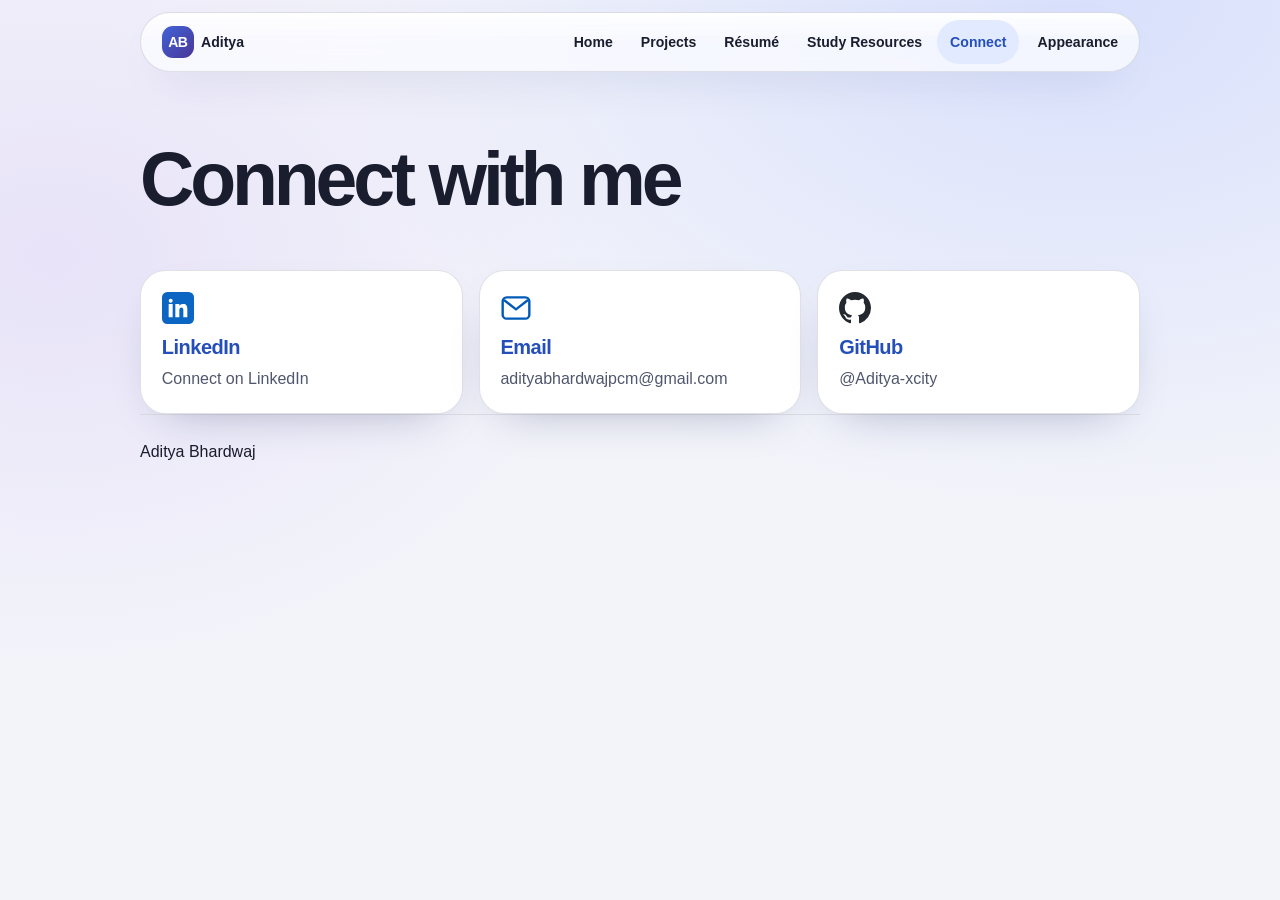
<file: connect.html>
<!doctype html>
<html lang="en"><head><meta charset="utf-8"><meta name="viewport" content="width=device-width, initial-scale=1, viewport-fit=cover">
<title>Connect · Aditya Bhardwaj</title><meta name="description" content="Connect with Aditya Bhardwaj on LinkedIn, by email, or on GitHub.">
<meta property="og:type" content="website"><meta property="og:title" content="Connect · Aditya Bhardwaj"><meta property="og:description" content="Connect with Aditya Bhardwaj on LinkedIn, by email, or on GitHub.">
<link rel="icon" href="[data-uri]"><script src="/appearance.js"></script><style>:root { color-scheme: light; font-family: -apple-system, BlinkMacSystemFont, "Segoe UI", sans-serif; color: #1d1d1f; background: #f5f5f7; line-height: 1.6; }
* { box-sizing: border-box; }
body { margin: 0; }
header { position: sticky; top: 0; z-index: 2; background: #fff; border-bottom: 1px solid #e5e5ea; }
nav, main, footer { width: min(100% - 2rem, 1000px); margin-inline: auto; }
nav { display: flex; flex-wrap: wrap; align-items: center; column-gap: clamp(.7rem, 3vw, 1.6rem); padding-block: .45rem; }
nav a { color: #1d1d1f; text-decoration: none; padding-block: .25rem; }
nav a:hover { text-decoration: underline; }
.brand { font-weight: 750; margin-right: auto; }
a { color: #005bb8; text-underline-offset: .18em; }
:focus-visible { outline: 3px solid #005bb8; outline-offset: 3px; border-radius: 3px; }
section { margin-block: 3.5rem; scroll-margin-top: 7rem; }
.hero { margin-block: 4rem 3rem; max-width: 680px; }
h1, h2, h3 { line-height: 1.15; margin: 0 0 .65rem; letter-spacing: -.025em; }
h1 { font-size: clamp(2.6rem, 7vw, 4.7rem); }
h2 { font-size: clamp(1.55rem, 4vw, 2rem); }
h3 { font-size: 1.2rem; }
p { margin: 0 0 .85rem; }
p:last-child { margin-bottom: 0; }
.intro { font-size: clamp(1.2rem, 3vw, 1.55rem); }
.muted, .eyebrow, figcaption { color: #606067; }
.eyebrow { font-size: .8rem; font-weight: 650; letter-spacing: .035em; }
.grid { display: grid; grid-template-columns: repeat(auto-fit, minmax(min(100%, 17rem), 1fr)); gap: 1rem; }
.card { padding: 1.3rem; background: #fff; border: 1px solid #e5e5ea; border-radius: .9rem; box-shadow: 0 2px 5px #1d1d1f07; }
.grid .card { display: flex; flex-direction: column; align-items: flex-start; }
.grid .actions { margin-top: auto; }
.actions, .filters { display: flex; flex-wrap: wrap; gap: .35rem 1rem; }
.filters { margin: 1rem 0; gap: .5rem; }
button { font: inherit; color: inherit; background: white; border: 1px solid #888891; border-radius: 1.2rem; padding: .28rem .8rem; cursor: pointer; }
button[aria-pressed=true] { background: #005bb8; border-color: #005bb8; color: white; }
[hidden] { display: none !important; }
.subhead, .detail h2:not(:first-child) { margin-top: 1.4rem; }
.detail { max-width: 720px; }
.back { margin-top: 1.5rem; }
.back + .hero { margin-top: 1.6rem; }
figure { margin: 1.5rem 0; }
img { display: block; max-width: min(100%, 270px); height: auto; border-radius: .65rem; }
footer { border-top: 1px solid #dedee4; padding-block: 1.5rem; }
.sr, .skip:not(:focus) { position: absolute; width: 1px; height: 1px; clip-path: inset(50%); overflow: hidden; white-space: nowrap; }
.skip:focus { position: fixed; top: .4rem; left: .4rem; z-index: 3; padding: .55rem; background: white; }
@media (max-width: 430px) { .brand { width: 100%; } .hero { margin-top: 2.5rem; } }
@media (prefers-reduced-motion: reduce) { *, *::before, *::after { scroll-behavior: auto !important; } }
.download { display:inline-block; background:#005bb8; color:white; padding:.5rem .9rem; border-radius:.5rem; }
.contact-card { display:flex; flex-direction:column; gap:.45rem; text-decoration:none; } .contact-card:hover h2 { text-decoration:underline; } .contact-card h2 { font-size:1.25rem; margin:0; } .contact-card span { overflow-wrap:anywhere; } .contact-card svg { width:32px; height:32px; margin-bottom:.3rem; }

.theme-toggle { margin-left:auto; }
:root[data-theme="dark"] { color-scheme:dark; background:#0d1117; color:#e1e8f0; }
[data-theme="dark"] header { background:#0d1117; border-color:#30363d; }
[data-theme="dark"] nav a { color:#e1e8f0; }
[data-theme="dark"] .card, [data-theme="dark"] .skip:focus { background:#21252b; border-color:#30363d; box-shadow:none; }
[data-theme="dark"] footer { border-color:#30363d; }
[data-theme="dark"] a, [data-theme="dark"] summary { color:#91baff; }
[data-theme="dark"] .muted, [data-theme="dark"] .eyebrow, [data-theme="dark"] figcaption { color:#a6afb9; }
[data-theme="dark"] button { background:#292d33; border-color:#515963; }
[data-theme="dark"] button[aria-pressed="true"] { background:#081c3a; border-color:#669ce4; color:#e1e8f0; }
[data-theme="dark"] .download { background:#081c3a; border:1px solid #669ce4; }
[data-theme="dark"] :focus-visible { outline-color:#91baff; }
[data-theme="dark"] .contact-card svg[fill="#24292f"] { fill:#e1e8f0; }
[data-theme="dark"] .contact-card svg[stroke="#005bb8"] { stroke:#91baff; }

nav a[aria-current] { background:#e8f1ff; color:#004c99; border-radius:.45rem; box-shadow:0 0 0 .28rem #e8f1ff; }
[data-theme="dark"] nav a[aria-current] { background:#081c3a; color:#b4d1ff; box-shadow:0 0 0 .28rem #081c3a; }
</style>
<link rel="stylesheet" href="/portfolio.css">
<script src="/portfolio.js" defer></script></head>
<body><a class="skip" href="#main">Skip to content</a>
<header class="site-header"><nav aria-label="Main navigation"><a class="brand" href="/"><span class="brand-mark" aria-hidden="true">AB</span> Aditya</a><a href="/">Home</a><a href="/projects.html">Projects</a><a href="/#resume">Résumé</a><a href="https://aditya-xcity.github.io/portfolio-resource-hub/">Study Resources</a><a href="/connect.html" aria-current="page">Connect</a><button class="theme-toggle" type="button" aria-haspopup="dialog" hidden>Appearance</button></nav></header>
<div class="compact-title" aria-hidden="true">Connect</div>
<main id="main"><section class="hero"><h1>Connect with me</h1></section><div class="grid"><a class="card contact-card" href="https://www.linkedin.com/in/aditya-bhardwaj-ios/"><svg aria-hidden="true" viewBox="0 0 24 24"><rect width="24" height="24" rx="4" fill="#0a66c2"/><path fill="#fff" d="M5 9h3v10H5zm1.5-4a1.5 1.5 0 1 0 0 3 1.5 1.5 0 0 0 0-3zM10 9h3v1.3A3 3 0 0 1 16 9c2.3 0 3 1.5 3 4v6h-3v-5.4c0-1.3-.4-2-1.4-2s-1.6.7-1.6 2V19h-3z"/></svg><h2>LinkedIn</h2><span class="muted">Connect on LinkedIn</span></a><a class="card contact-card" href="mailto:adityabhardwajpcm@gmail.com"><svg aria-hidden="true" viewBox="0 0 24 24" fill="none" stroke="#005bb8" stroke-width="1.8"><rect x="2" y="4" width="20" height="16" rx="3"/><path d="m3 6 9 7 9-7"/></svg><h2>Email</h2><span class="muted">adityabhardwajpcm@gmail.com</span></a><a class="card contact-card" href="https://github.com/Aditya-xcity"><svg aria-hidden="true" viewBox="0 0 24 24" fill="#24292f"><path d="M12 0C5.37 0 0 5.37 0 12c0 5.3 3.44 9.8 8.21 11.39.6.11.82-.26.82-.58v-2.23c-3.34.73-4.04-1.42-4.04-1.42-.55-1.39-1.33-1.76-1.33-1.76-1.09-.74.08-.73.08-.73 1.21.09 1.84 1.24 1.84 1.24 1.07 1.83 2.81 1.3 3.5.99.11-.78.42-1.3.76-1.6-2.67-.3-5.47-1.33-5.47-5.93 0-1.31.47-2.38 1.24-3.22-.12-.3-.54-1.52.12-3.17 0 0 1.01-.32 3.3 1.23a11.5 11.5 0 0 1 6 0c2.29-1.55 3.3-1.23 3.3-1.23.66 1.65.24 2.87.12 3.17.77.84 1.24 1.91 1.24 3.22 0 4.61-2.81 5.62-5.49 5.92.43.38.82 1.1.82 2.22v3.29c0 .32.21.7.83.58A12 12 0 0 0 24 12C24 5.37 18.63 0 12 0z"/></svg><h2>GitHub</h2><span class="muted">@Aditya-xcity</span></a></div></main><footer>Aditya Bhardwaj</footer></body></html>
</file>
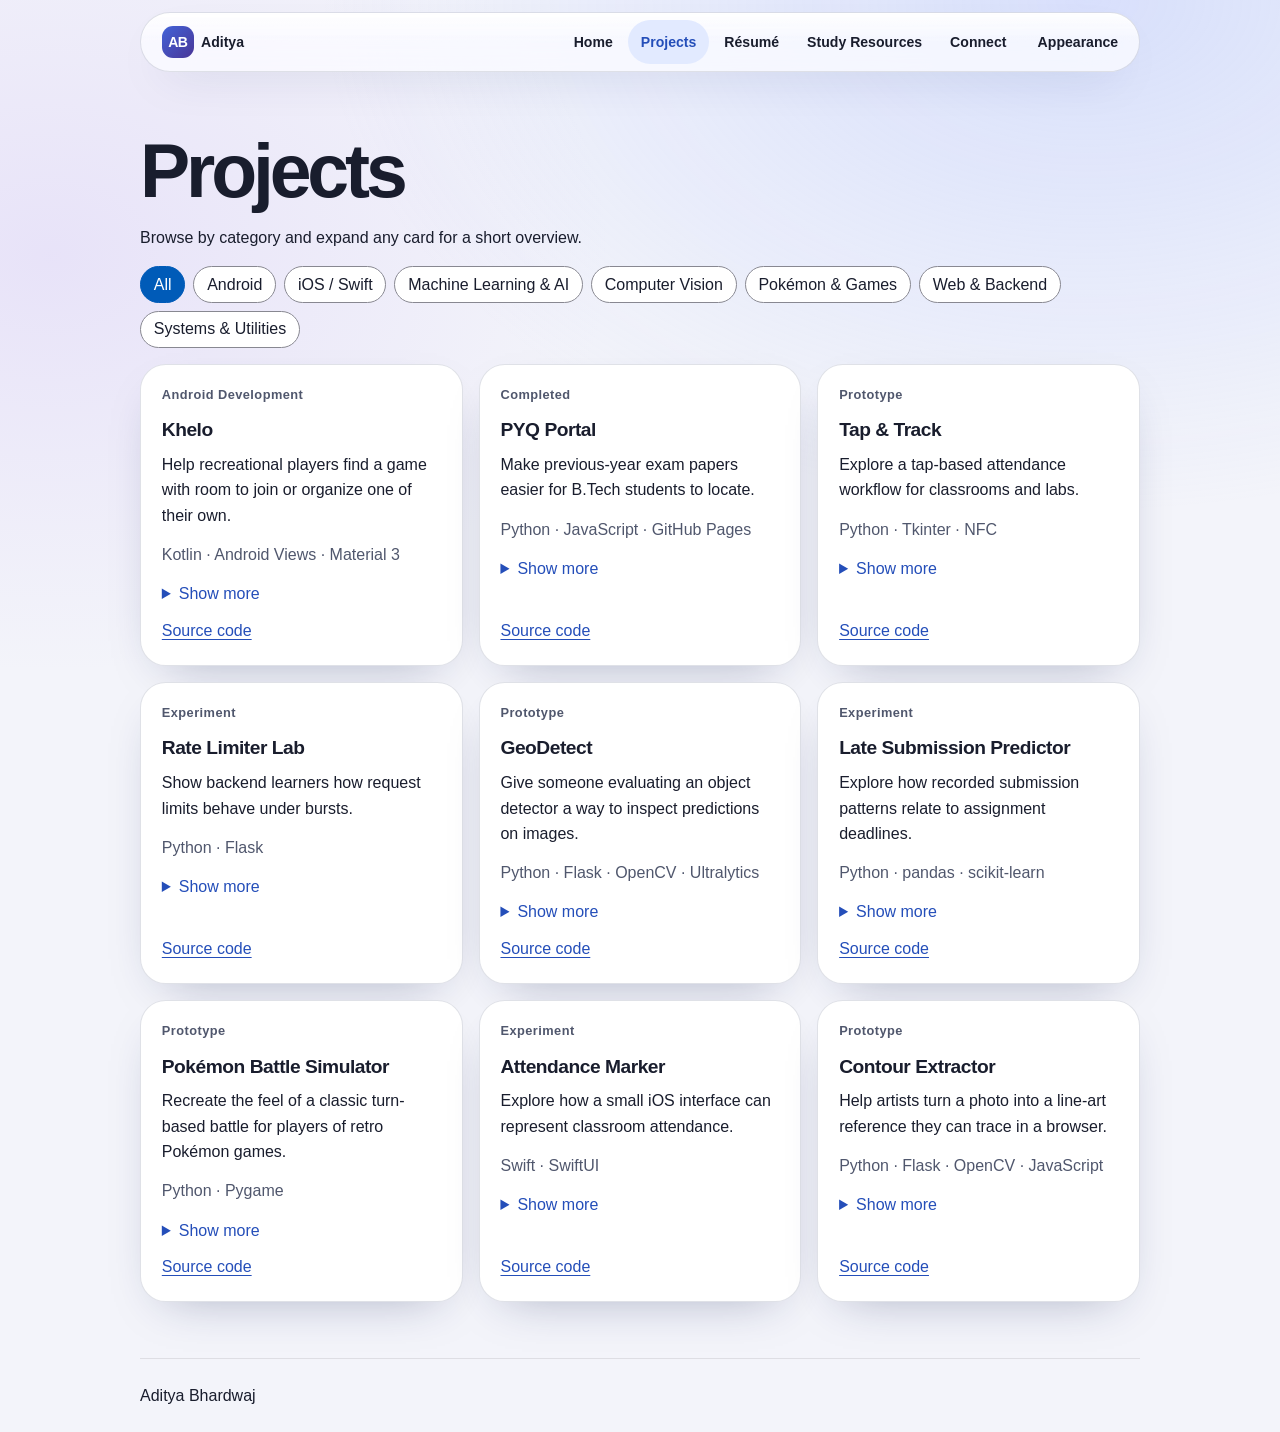
<file: projects.html>
<!doctype html>
<html lang="en"><head><meta charset="utf-8"><meta name="viewport" content="width=device-width, initial-scale=1, viewport-fit=cover">
<title>Projects · Aditya Bhardwaj</title><meta name="description" content="Aditya Bhardwaj’s projects in mobile development, machine learning, and backend systems.">
<meta property="og:type" content="website"><meta property="og:title" content="Projects · Aditya Bhardwaj"><meta property="og:description" content="Aditya Bhardwaj’s projects in mobile development, machine learning, and backend systems.">
<link rel="icon" href="[data-uri]"><script src="/appearance.js"></script><style>:root { color-scheme: light; font-family: -apple-system, BlinkMacSystemFont, "Segoe UI", sans-serif; color: #1d1d1f; background: #f5f5f7; line-height: 1.6; }
* { box-sizing: border-box; }
body { margin: 0; }
header { position: sticky; top: 0; z-index: 2; background: #fff; border-bottom: 1px solid #e5e5ea; }
nav, main, footer { width: min(100% - 2rem, 1000px); margin-inline: auto; }
nav { display: flex; flex-wrap: wrap; align-items: center; column-gap: clamp(.7rem, 3vw, 1.6rem); padding-block: .45rem; }
nav a { color: #1d1d1f; text-decoration: none; padding-block: .25rem; }
nav a:hover { text-decoration: underline; }
.brand { font-weight: 750; margin-right: auto; }
a { color: #005bb8; text-underline-offset: .18em; }
:focus-visible { outline: 3px solid #005bb8; outline-offset: 3px; border-radius: 3px; }
section { margin-block: 3.5rem; scroll-margin-top: 7rem; }
.hero { margin-block: 4rem 3rem; max-width: 680px; }
h1, h2, h3 { line-height: 1.15; margin: 0 0 .65rem; letter-spacing: -.025em; }
h1 { font-size: clamp(2.6rem, 7vw, 4.7rem); }
h2 { font-size: clamp(1.55rem, 4vw, 2rem); }
h3 { font-size: 1.2rem; }
p { margin: 0 0 .85rem; }
p:last-child { margin-bottom: 0; }
.intro { font-size: clamp(1.2rem, 3vw, 1.55rem); }
.muted, .eyebrow, figcaption { color: #606067; }
.eyebrow { font-size: .8rem; font-weight: 650; letter-spacing: .035em; }
.grid { display: grid; grid-template-columns: repeat(auto-fit, minmax(min(100%, 17rem), 1fr)); gap: 1rem; }
.card { padding: 1.3rem; background: #fff; border: 1px solid #e5e5ea; border-radius: .9rem; box-shadow: 0 2px 5px #1d1d1f07; }
.grid .card { display: flex; flex-direction: column; align-items: flex-start; }
.grid .actions { margin-top: auto; }
.actions, .filters { display: flex; flex-wrap: wrap; gap: .35rem 1rem; }
.filters { margin: 1rem 0; gap: .5rem; }
button { font: inherit; color: inherit; background: white; border: 1px solid #888891; border-radius: 1.2rem; padding: .28rem .8rem; cursor: pointer; }
button[aria-pressed=true] { background: #005bb8; border-color: #005bb8; color: white; }
[hidden] { display: none !important; }
.subhead, .detail h2:not(:first-child) { margin-top: 1.4rem; }
.detail { max-width: 720px; }
.back { margin-top: 1.5rem; }
.back + .hero { margin-top: 1.6rem; }
figure { margin: 1.5rem 0; }
img { display: block; max-width: min(100%, 270px); height: auto; border-radius: .65rem; }
footer { border-top: 1px solid #dedee4; padding-block: 1.5rem; }
.sr, .skip:not(:focus) { position: absolute; width: 1px; height: 1px; clip-path: inset(50%); overflow: hidden; white-space: nowrap; }
.skip:focus { position: fixed; top: .4rem; left: .4rem; z-index: 3; padding: .55rem; background: white; }
@media (max-width: 430px) { .brand { width: 100%; } .hero { margin-top: 2.5rem; } }
@media (prefers-reduced-motion: reduce) { *, *::before, *::after { scroll-behavior: auto !important; } }
details { margin-bottom:.7rem; } summary { cursor:pointer; color:#005bb8; } details p { margin-top:.45rem; } .card[id] { scroll-margin-top:7rem; }

.theme-toggle { margin-left:auto; }
:root[data-theme="dark"] { color-scheme:dark; background:#0d1117; color:#e1e8f0; }
[data-theme="dark"] header { background:#0d1117; border-color:#30363d; }
[data-theme="dark"] nav a { color:#e1e8f0; }
[data-theme="dark"] .card, [data-theme="dark"] .skip:focus { background:#21252b; border-color:#30363d; box-shadow:none; }
[data-theme="dark"] footer { border-color:#30363d; }
[data-theme="dark"] a, [data-theme="dark"] summary { color:#91baff; }
[data-theme="dark"] .muted, [data-theme="dark"] .eyebrow, [data-theme="dark"] figcaption { color:#a6afb9; }
[data-theme="dark"] button { background:#292d33; border-color:#515963; }
[data-theme="dark"] button[aria-pressed="true"] { background:#081c3a; border-color:#669ce4; color:#e1e8f0; }
[data-theme="dark"] .download { background:#081c3a; border:1px solid #669ce4; }
[data-theme="dark"] :focus-visible { outline-color:#91baff; }
[data-theme="dark"] .contact-card svg[fill="#24292f"] { fill:#e1e8f0; }
[data-theme="dark"] .contact-card svg[stroke="#005bb8"] { stroke:#91baff; }

nav a[aria-current] { background:#e8f1ff; color:#004c99; border-radius:.45rem; box-shadow:0 0 0 .28rem #e8f1ff; }
[data-theme="dark"] nav a[aria-current] { background:#081c3a; color:#b4d1ff; box-shadow:0 0 0 .28rem #081c3a; }
</style>
<link rel="stylesheet" href="/portfolio.css">
<script src="/portfolio.js" defer></script></head>
<body><a class="skip" href="#main">Skip to content</a>
<header class="site-header"><nav aria-label="Main navigation"><a class="brand" href="/"><span class="brand-mark" aria-hidden="true">AB</span> Aditya</a><a href="/">Home</a><a href="/projects.html" aria-current="page">Projects</a><a href="/#resume">Résumé</a><a href="https://aditya-xcity.github.io/portfolio-resource-hub/">Study Resources</a><a href="/connect.html">Connect</a><button class="theme-toggle" type="button" aria-haspopup="dialog" hidden>Appearance</button></nav></header>
<div class="compact-title" aria-hidden="true">Projects</div>
<main id="main"><section id="projects"><h1>Projects</h1><p>Browse by category and expand any card for a short overview.</p><div data-project-list><div class="filters" role="group" aria-label="Filter projects" hidden><button type="button" data-filter="All" aria-pressed="true">All</button><button type="button" data-filter="Android" aria-pressed="false">Android</button><button type="button" data-filter="iOS / Swift" aria-pressed="false">iOS / Swift</button><button type="button" data-filter="Machine Learning &amp; AI" aria-pressed="false">Machine Learning &amp; AI</button><button type="button" data-filter="Computer Vision" aria-pressed="false">Computer Vision</button><button type="button" data-filter="Pokémon &amp; Games" aria-pressed="false">Pokémon &amp; Games</button><button type="button" data-filter="Web &amp; Backend" aria-pressed="false">Web &amp; Backend</button><button type="button" data-filter="Systems &amp; Utilities" aria-pressed="false">Systems &amp; Utilities</button></div><p class="sr" role="status"></p><div class="grid"><article class="card" id="case-Khelo" data-category="Android"><p class="eyebrow">Android Development</p><h3>Khelo</h3><p>Help recreational players find a game with room to join or organize one of their own.</p><p class="muted">Kotlin · Android Views · Material 3</p><details><summary>Show more</summary><p>Browse and search sample listings, inspect capacity, and join, leave, or create a game. The Create flow preserves a draft during activity recreation.</p></details><p class="actions"><a href="https://github.com/Aditya-xcity/Khelo">Source code<span class="sr"> for Khelo</span></a></p></article><article class="card" id="case-pyq-portal" data-category="Web &amp; Backend|Systems &amp; Utilities"><p class="eyebrow">Completed</p><h3>PYQ Portal</h3><p>Make previous-year exam papers easier for B.Tech students to locate.</p><p class="muted">Python · JavaScript · GitHub Pages</p><details><summary>Show more</summary><p>A Python script builds a directory manifest from the papers on disk. The browser reads that manifest to show the archive on a static host.</p></details><p class="actions"><a href="https://github.com/Aditya-xcity/pyq-portal">Source code<span class="sr"> for PYQ Portal</span></a></p></article><article class="card" id="case-nfc-attendance-pro" data-category="Systems &amp; Utilities"><p class="eyebrow">Prototype</p><h3>Tap &amp; Track</h3><p>Explore a tap-based attendance workflow for classrooms and labs.</p><p class="muted">Python · Tkinter · NFC</p><details><summary>Show more</summary><p>Separate reader handling, session tracking, and storage. The scanner checks repeated UIDs and the application records attendance with timestamps.</p></details><p class="actions"><a href="https://github.com/Aditya-xcity/nfc-attendance-pro">Source code<span class="sr"> for Tap &amp; Track</span></a></p></article><article class="card" id="case-RAteLimiiterMock" data-category="Web &amp; Backend|Systems &amp; Utilities"><p class="eyebrow">Experiment</p><h3>Rate Limiter Lab</h3><p>Show backend learners how request limits behave under bursts.</p><p class="muted">Python · Flask</p><details><summary>Show more</summary><p>A Flask UI and JSON endpoint exercise fixed windows, a sliding-window log, and a token bucket. A lock protects shared limiter state within the process.</p></details><p class="actions"><a href="https://github.com/Aditya-xcity/RAteLimiiterMock">Source code<span class="sr"> for Rate Limiter Lab</span></a></p></article><article class="card" id="case-GeoDetect-YOLOv8" data-category="Machine Learning &amp; AI|Computer Vision"><p class="eyebrow">Prototype</p><h3>GeoDetect</h3><p>Give someone evaluating an object detector a way to inspect predictions on images.</p><p class="muted">Python · Flask · OpenCV · Ultralytics</p><details><summary>Show more</summary><p>The Flask app accepts uploads or samples, loads YOLO weights, draws bounding boxes, and summarizes detections.</p></details><p class="actions"><a href="https://github.com/Aditya-xcity/GeoDetect-YOLOv8">Source code<span class="sr"> for GeoDetect</span></a></p></article><article class="card" id="case-late-submission-predictor" data-category="Machine Learning &amp; AI"><p class="eyebrow">Experiment</p><h3>Late Submission Predictor</h3><p>Explore how recorded submission patterns relate to assignment deadlines.</p><p class="muted">Python · pandas · scikit-learn</p><details><summary>Show more</summary><p>The script labels historical timestamps against a deadline, trains a classifier, and compares it with a baseline using stratified evaluation.</p></details><p class="actions"><a href="https://github.com/Aditya-xcity/late-submission-predictor">Source code<span class="sr"> for Late Submission Predictor</span></a></p></article><article class="card" id="case-pokemon-battle-simulator" data-category="Pokémon &amp; Games"><p class="eyebrow">Prototype</p><h3>Pokémon Battle Simulator</h3><p>Recreate the feel of a classic turn-based battle for players of retro Pokémon games.</p><p class="muted">Python · Pygame</p><details><summary>Show more</summary><p>Menu-driven combat updates HP and plays animations and sound. Pokémon data, interface constants, and configuration live in separate modules.</p></details><p class="actions"><a href="https://github.com/Aditya-xcity/pokemon-battle-simulator">Source code<span class="sr"> for Pokémon Battle Simulator</span></a></p></article><article class="card" id="case-first-apple-app" data-category="iOS / Swift"><p class="eyebrow">Experiment</p><h3>Attendance Marker</h3><p>Explore how a small iOS interface can represent classroom attendance.</p><p class="muted">Swift · SwiftUI</p><details><summary>Show more</summary><p>A SwiftUI attendance view provides a focused exercise in representing attendance state on screen.</p></details><p class="actions"><a href="https://github.com/Aditya-xcity/first-apple-app">Source code<span class="sr"> for Attendance Marker</span></a></p></article><article class="card" id="case-Contour-Extractor" data-category="Computer Vision|Web &amp; Backend"><p class="eyebrow">Prototype</p><h3>Contour Extractor</h3><p>Help artists turn a photo into a line-art reference they can trace in a browser.</p><p class="muted">Python · Flask · OpenCV · JavaScript</p><details><summary>Show more</summary><p>The fork documents a browser tracing workspace with configurable detail and PNG export. Its extraction pipeline builds on LyreZ61’s original contour-extractor.</p></details><p class="actions"><a href="https://github.com/Aditya-xcity/Contour-Extractor">Source code<span class="sr"> for Contour Extractor</span></a></p></article></div></div></section></main><footer>Aditya Bhardwaj</footer><script>for (const list of document.querySelectorAll('[data-project-list]')) {
  const controls = list.querySelector('.filters');
  const buttons = controls.querySelectorAll('button');
  const cards = list.querySelectorAll('[data-category]');
  const status = list.querySelector('[role="status"]');

  controls.hidden = false;
  controls.addEventListener('click', (event) => {
    const button = event.target.closest('button[data-filter]');
    if (!button) return;

    const category = button.dataset.filter;
    let visible = 0;
    for (const card of cards) {
      card.hidden = category !== 'All' && !card.dataset.category.split('|').includes(category);
      if (!card.hidden) visible += 1;
    }
    for (const option of buttons) {
      option.setAttribute('aria-pressed', String(option === button));
    }
    status.textContent = `${visible} ${visible === 1 ? 'project' : 'projects'} shown.`;
  });
}
</script></body></html>
</file>
<file: portfolio.css>
:root {
  --ink: #191d2d;
  --secondary: #50576d;
  --canvas: #f3f4fa;
  --surface: #fff;
  --glass: rgb(251 252 255 / 78%);
  --edge: rgb(42 56 97 / 15%);
  --highlight: rgb(255 255 255 / 90%);
  --shadow: 0 18px 48px -26px rgb(20 35 85 / 38%);
  --accent: #244eb9;
  --selection: #e2eaff;
  --glow: rgb(159 181 255 / 32%);
  --glow-secondary: rgb(194 169 243 / 23%);
  color: var(--ink);
  background: var(--canvas);
}
:root[data-theme="dark"] {
  --ink: #f1f3ff;
  --secondary: #b4bbd2;
  --canvas: #10121c;
  --surface: #1b2030;
  --glass: rgb(29 33 47 / 82%);
  --edge: rgb(196 205 255 / 19%);
  --highlight: rgb(246 248 255 / 17%);
  --shadow: 0 20px 52px -25px rgb(0 0 0 / 80%);
  --accent: #a8beff;
  --selection: #303f67;
  --glow: rgb(55 78 167 / 33%);
  --glow-secondary: rgb(102 54 141 / 26%);
  color: var(--ink);
  background: var(--canvas);
}
body {
  min-height: 100dvh;
  background: radial-gradient(ellipse 48rem 32rem at 85% 0, var(--glow), transparent),
    radial-gradient(ellipse 35rem 26rem at 4% 16rem, var(--glow-secondary), transparent);
}
a, summary, [data-theme="dark"] a, [data-theme="dark"] summary { color: var(--accent); }
.muted, .eyebrow, figcaption,
[data-theme="dark"] :is(.muted, .eyebrow, figcaption) { color: var(--secondary); }
:focus-visible, [data-theme="dark"] :focus-visible { outline-color: var(--accent); }
.skip:focus { z-index: 20; }
.site-header, [data-theme="dark"] .site-header {
  padding: 12px 0 0;
  background: none;
  border: 0;
  z-index: 5;
}
.site-header nav, .mobile-dock nav, .mobile-dock button, .portfolio-panel, .compact-title {
  background: var(--surface);
  border: 1px solid var(--edge);
  box-shadow: inset 0 1px 0 var(--highlight), var(--shadow);
}
@supports ((-webkit-backdrop-filter: blur(1px)) or (backdrop-filter: blur(1px))) {
  .site-header nav, .mobile-dock nav, .mobile-dock button, .portfolio-panel, .compact-title {
    background: linear-gradient(180deg, var(--highlight), transparent 50%), var(--glass);
    -webkit-backdrop-filter: blur(26px) saturate(160%);
    backdrop-filter: blur(26px) saturate(160%);
  }
}
.site-header nav {
  min-height: 60px;
  padding: .35rem .5rem;
  gap: .15rem;
  border-radius: 999px;
}
.site-header nav a, .site-header .theme-toggle, .mobile-dock a {
  display: inline-flex;
  align-items: center;
  justify-content: center;
  gap: .45rem;
  min-height: 44px;
  padding: .3rem .8rem;
  border: 0;
  border-radius: 999px;
  font-size: .88rem;
  font-weight: 650;
  color: var(--ink);
  text-decoration: none;
  background: transparent;
  transition: background-color 160ms, color 160ms, transform 160ms;
}
.site-header nav a[aria-current], [data-theme="dark"] .site-header nav a[aria-current],
.mobile-dock nav a[aria-current], [data-theme="dark"] .mobile-dock nav a[aria-current] {
  color: var(--accent);
  background: var(--selection);
  box-shadow: none;
}
.site-header .theme-toggle { margin-left: .2rem; }
.brand-mark {
  display: grid;
  place-items: center;
  width: 32px;
  height: 32px;
  border-radius: 11px;
  color: white;
  background: linear-gradient(135deg, #4263d8, #493597);
  letter-spacing: -.04em;
}
main, footer { width: min(100% - 2rem, 1000px); }
section { scroll-margin-top: 5.25rem; }
h1 { letter-spacing: -.055em; text-wrap: balance; }
.home-hero { min-height: 440px; padding: clamp(1.35rem, 5vw, 3.75rem); }
.home-hero, .card, [data-theme="dark"] .card {
  background: var(--surface);
  border: 1px solid var(--edge);
  border-radius: 1.6rem;
  box-shadow: var(--shadow);
}
.home-hero .eyebrow { color: var(--accent); }
.home-hero img {
  border-radius: 24%;
  object-fit: cover;
  object-position: center;
  box-shadow: var(--shadow);
}
.home-hero .actions a {
  display: inline-flex;
  align-items: center;
  min-height: 44px;
  padding: .45rem .85rem;
  border-radius: 999px;
  text-decoration: none;
  font-weight: 650;
  background: var(--selection);
}
.home-hero .actions a:first-child { color: var(--surface); background: var(--accent); }
.card, .home-hero .actions a, .filters button { transition: transform 160ms, box-shadow 160ms; }
@media (hover: hover) {
  .site-header nav a:hover, .site-header .theme-toggle:hover { background: var(--selection); text-decoration: none; }
  .card:hover { transform: translateY(-3px); }
}
.site-header nav a:active, .mobile-dock :is(a, button):active, .home-hero .actions a:active { transform: scale(.96); }
@keyframes content-in { from { opacity: 0; transform: translateY(8px); } }
@media (prefers-reduced-motion: no-preference) {
  main { animation: content-in 260ms ease-out both; }
  .portfolio-panel[open] { animation: content-in 200ms ease-out both; }
}
.mobile-dock, .compact-title { display: none; }
.portfolio-panel {
  position: fixed;
  inset: 82px max(1rem, calc((100% - 1000px) / 2)) auto auto;
  width: min(19rem, calc(100% - 2rem));
  max-height: calc(100dvh - 110px);
  margin: 0;
  padding: .85rem;
  border-radius: 1.4rem;
  color: var(--ink);
}
.portfolio-panel::backdrop { background: rgb(10 15 30 / 25%); }
.panel-heading { display: flex; align-items: center; justify-content: space-between; gap: .5rem; }
.panel-heading h2 { font-size: 1.2rem; margin: 0; }
.panel-heading button, [data-theme="dark"] .panel-heading button {
  min-width: 44px;
  min-height: 44px;
  padding: 0;
  border: 0;
  background: var(--selection);
  color: var(--accent);
  font-size: 1.3rem;
}
.panel-links { margin-block: .35rem .8rem; }
.panel-links a {
  display: flex;
  justify-content: space-between;
  align-items: center;
  min-height: 44px;
  padding-inline: .4rem;
  border-bottom: 1px solid var(--edge);
  text-decoration: none;
}
.portfolio-panel fieldset { display: flex; gap: .2rem; padding: .25rem; margin: 0; border: 0; }
.portfolio-panel legend { font-size: .85rem; color: var(--secondary); }
.portfolio-panel label { position: relative; flex: 1; text-align: center; padding: .65rem .25rem; border-radius: 999px; cursor: pointer; }
.portfolio-panel label:has(:checked) { background: var(--selection); color: var(--accent); font-weight: 650; }
.portfolio-panel label:has(:focus-visible) { outline: 2px solid var(--accent); }
.portfolio-panel input { position: absolute; opacity: 0; }
@media (max-width: 767px) {
  .has-dock .site-header { display: none; }
  .has-dock body { padding-bottom: calc(88px + env(safe-area-inset-bottom)); }
  .compact-title {
    display: block;
    position: fixed;
    z-index: 4;
    inset: 0 0 auto;
    padding: calc(.55rem + env(safe-area-inset-top)) 1rem .55rem;
    text-align: center;
    font-weight: 700;
    opacity: 0;
    transform: translateY(-4px);
    transition: opacity 180ms, transform 180ms;
    pointer-events: none;
  }
  .compact-title.is-visible { opacity: 1; transform: none; }
  .mobile-dock {
    display: flex;
    align-items: center;
    justify-content: center;
    gap: .45rem;
    position: fixed;
    z-index: 6;
    inset: auto 0 calc(.65rem + env(safe-area-inset-bottom));
    padding-inline: max(.65rem, env(safe-area-inset-left)) max(.65rem, env(safe-area-inset-right));
    pointer-events: none;
  }
  .mobile-dock nav {
    display: flex;
    flex-wrap: nowrap;
    justify-content: center;
    gap: .1rem;
    width: auto;
    margin: 0;
    padding: .22rem;
    border-radius: 999px;
    pointer-events: auto;
  }
  .mobile-dock nav a { flex-direction: column; gap: .12rem; min-width: 62px; padding: .3rem .42rem; font-size: .72rem; }
  .mobile-dock svg { width: 22px; height: 22px; }
  .mobile-dock button, [data-theme="dark"] .mobile-dock button {
    flex: none;
    display: grid;
    place-items: center;
    width: 50px;
    height: 50px;
    padding: 0;
    border-radius: 50%;
    color: var(--ink);
    pointer-events: auto;
  }
  .portfolio-panel { inset: auto .75rem calc(76px + env(safe-area-inset-bottom)) auto; }
  .home-hero { min-height: auto; margin-top: calc(1rem + env(safe-area-inset-top)); grid-template-columns: 1fr; gap: 1.25rem; }
  .home-hero h1 { text-wrap: wrap; }
  .home-hero .hero-photo { grid-row: 1; display: flex; gap: .8rem; align-items: center; width: auto; }
  .home-hero .hero-photo img { width: 64px; flex: none; }
  .home-hero .hero-photo figcaption { font-size: .82rem; margin: 0; text-align: left; }
  .hero:not(.home-hero), #projects { margin-top: calc(2.5rem + env(safe-area-inset-top)); }
}
@media (prefers-reduced-motion: reduce) {
  .site-header nav a, .site-header .theme-toggle, .mobile-dock a, .compact-title,
  .card, .home-hero .actions a, .filters button { transition: none; }
}

.phone-home, .phone-games { display: none; }

@media (max-width: 767px) {
  .has-phone-home:not([data-theme="dark"]) {
    --ink: #111114;
    --secondary: #585b63;
    --canvas: #fff;
    --accent: #0065d4;
    --selection: #e7eef9;
    --glass: rgb(250 250 252 / 93%);
    --phone-group: #f1f2f6;
  }
  .has-phone-home[data-theme="dark"] { --phone-group: #222737; }
  .has-phone-home body { background: var(--canvas); }
  .phone-home, .phone-games {
    margin: 0;
    padding-top: calc(2.75rem + env(safe-area-inset-top));
  }
  .phone-home { display: block; }
  .has-phone-home #main > section:not(.phone-home, .phone-games, #resume),
  .has-phone-home #resume:not(:target),
  .has-phone-home footer { display: none; }
  .games-active #main > .phone-home { display: none; }
  .games-active .phone-games { display: block; }
  .phone-home h1, .phone-games h1 { margin-bottom: 1.8rem; }
  .phone-profile {
    display: grid;
    grid-template-columns: minmax(0, 33%) minmax(0, 1fr);
    align-items: start;
    gap: clamp(.7rem, 4vw, 1.5rem);
    margin-bottom: 1rem;
  }
  .phone-profile img { width: 100%; max-width: none; aspect-ratio: 1; object-fit: cover; border-radius: 18%; }
  .phone-profile h2 { margin-bottom: .2rem; font-size: clamp(1.2rem, 5.25vw, 2rem); }
  .phone-location { display: flex; align-items: center; gap: .3rem; color: var(--secondary); font-size: .875rem; margin-bottom: .45rem; }
  .phone-profile .intro { font-size: 1rem; line-height: 1.25; margin-bottom: .45rem; }
  .phone-quote { display: inline-block; padding: .3rem .55rem; background: var(--phone-group); border-radius: .85rem; font-size: .77rem; }
  .phone-home svg { width: 1.15em; height: 1.15em; flex: none; }
  .phone-home .phone-resume {
    display: flex;
    align-items: center;
    justify-content: center;
    gap: .55rem;
    min-height: 48px;
    margin-top: 1.3rem;
    border-radius: .85rem;
    background: #0065d4;
    color: #fff;
    font-weight: 650;
    text-decoration: none;
  }
  .phone-home section { margin-block: 1.75rem 0; }
  .phone-home section h2 { font-size: 1.4rem; }
  .phone-group { background: var(--phone-group); border-radius: 1rem; padding-inline: .75rem; }
  .phone-home .phone-row {
    display: grid;
    grid-template-columns: auto minmax(0, 1fr) auto;
    align-items: center;
    gap: .75rem;
    padding: .7rem 0;
    color: var(--ink);
    text-decoration: none;
  }
  .phone-row + .phone-row { border-top: 1px solid var(--edge); }
  .phone-row strong, .phone-row small { display: block; }
  .phone-row strong { line-height: 1.2; }
  .phone-row p { margin: .18rem 0; font-size: .875rem; line-height: 1.35; }
  .phone-row small, .phone-chevron { color: var(--secondary); }
  .phone-icon { display: grid; place-items: center; width: 3.15rem; aspect-ratio: 1; border-radius: 24%; background: var(--selection); color: var(--accent); font-size: 1.45rem; }
  .phone-icon.khelo { background: #135340; color: #fff; }
  .phone-icon.pyq { background: #0065d4; color: #fff; }
  .mobile-dock nav {
    width: min(100%, 30rem);
    display: grid;
    grid-template-columns: repeat(4, minmax(0, 1fr));
  }
  .mobile-dock nav a,
  .mobile-dock nav button,
  [data-theme="dark"] .mobile-dock nav button {
    display: flex;
    flex-direction: column;
    align-items: center;
    justify-content: center;
    gap: .12rem;
    min-width: 0;
    min-height: 48px;
    width: auto;
    height: auto;
    padding: .3rem .2rem;
    border: 0;
    border-radius: 999px;
    background: transparent;
    box-shadow: none;
    font-size: .72rem;
    font-weight: 650;
  }
  .mobile-dock nav button[aria-expanded="true"] { background: var(--selection); color: var(--accent); }
}
</file>
